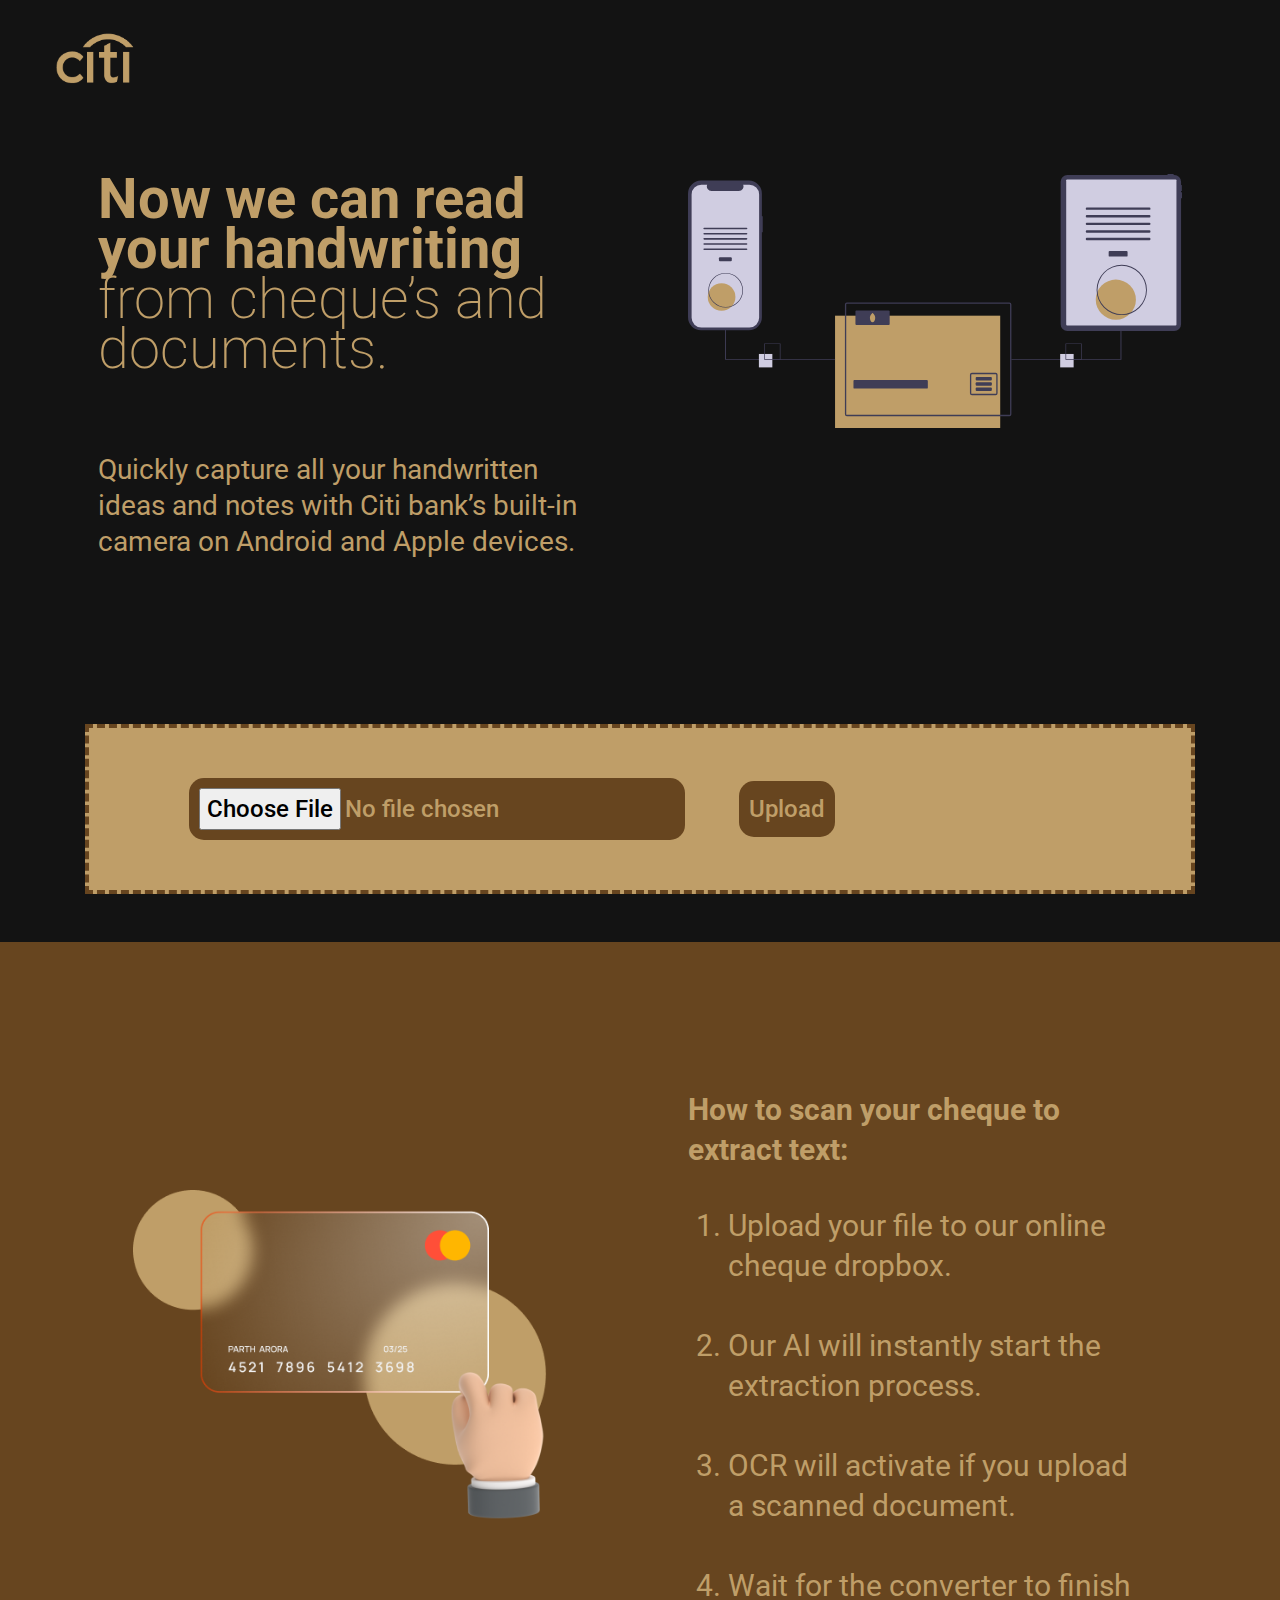
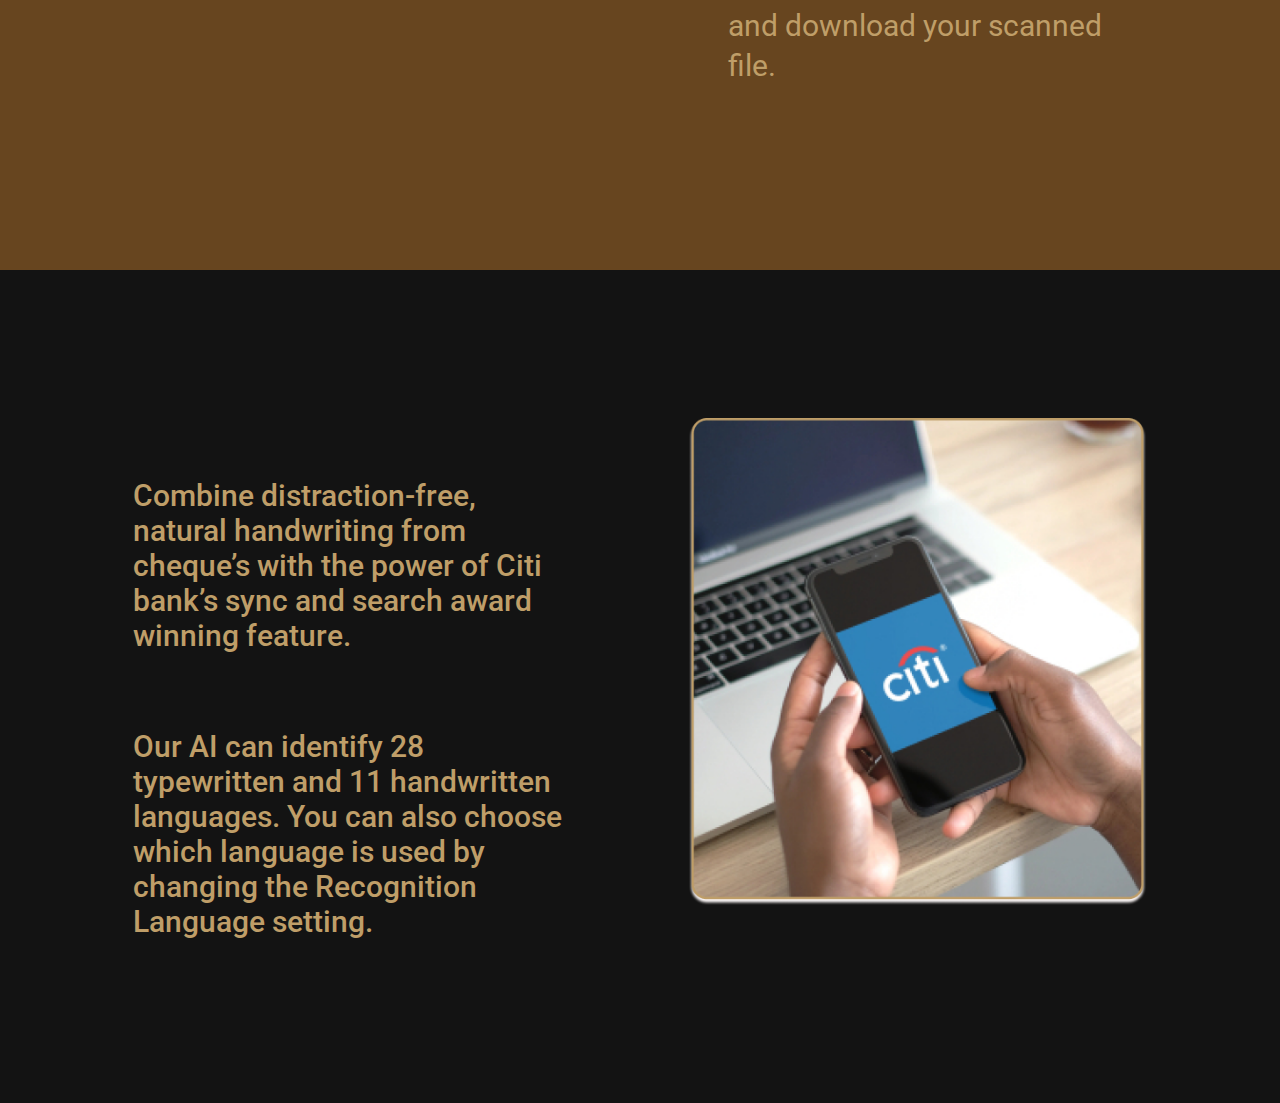
<file: templates/index.html>
<!DOCTYPE html>
<html lang="en">
<head>
    <meta charset="UTF-8">
    <link rel="stylesheet" href="https://stackpath.bootstrapcdn.com/bootstrap/4.5.2/css/bootstrap.min.css">
    <link rel="stylesheet" href="../static/css/style.css">
    <meta name="viewport" content="width=device-width, initial-scale=1.0">
    <title>Home</title>
</head>
<body>
    <section class="header">
        <nav class="navbar">
            <a class="navbar-brand" href="#">
                <img src="../static/assets/Citi.png" width="100" alt="">
            </a>
        </nav>
    </section>
    <section class="banner">
        <div class="row">
            <div class="col-md-6 p-5">
                <h1>
                    <span>Now we can read your handwriting </span>
                    from cheque’s and documents.
                </h1>
                <p>
                    Quickly capture all your handwritten ideas and notes with Citi bank’s built-in camera on Android and Apple devices.
                </p>
            </div>
            <div class="col-md-6 p-5">
                <img src="../static/assets/bank.svg" width="100%" />
            </div>
        </div>
    </section>
    <section class="submit pb-5">
        <!-- <h1>Upload new File</h1> -->
        <div class="container">
            <div class="submit-box">
                <form method=post enctype=multipart/form-data>
                    <input type=file name=file>
                    <input type=submit value=Upload>
                </form>
            </div>
        </div>
    </section>
    <section class="how">
        <div class="container">
            <div class="row">
                <div class="col-md-6 p-5">
                    <img src="../static/assets/card.png" width="100%"/>
                </div>
                <div class="col-md-6 p-5">
                    <p>
                        How to scan your cheque to extract text:
                    </p>
                    <ol>
                        <li>
                            Upload your file to our online cheque dropbox.
                        </li>
                        <li>
                            Our AI will instantly start the extraction process.
                        </li>
                        <li>
                            OCR will activate if you upload a scanned document.
                        </li>
                        <li>
                            Wait for the converter to finish and download your scanned file.
                        </li>
                    </ol>
                </div>
            </div>
        </div>
    </section>
    <section class="last">
        <div class="container">
            <div class="row">
                <div class="col-md-6 p-5">
                    <p>
                        Combine distraction-free, natural handwriting from cheque’s with the power of Citi bank’s sync and search award winning feature.
                    </p>
                    <p>
                        Our AI can identify 28 typewritten and 11 handwritten languages. You can also choose which language is used by changing the Recognition Language setting.
                    </p>
                </div>
                <div class="col-md-6 p-5">
                    <img src="../static/assets/last.png" width="100%" />
                </div>
            </div>
        </div>
    </section>
</body>
</html>
</file>
<file: static/css/style.css>
@import url('https://fonts.googleapis.com/css2?family=Roboto:wght@300;400;500;700;900&display=swap');

.row{
    margin: 0px!important;
}
body{
  background: #131313 !important;
  font-family: 'Roboto', sans-serif !important;
}
.navbar-brand{
  padding-left: 30px !important;
}
.banner{
  padding: 0px 50px 100px 50px;
}
.banner h1{
  font-weight: 200 !important;
  font-size: 56px;
  line-height: 50px;
  color: #BF9E68;
}
.banner h1 span{
  font-weight: 700 !important;
}
.banner p{
  font-size: 28px;
  line-height: 36px;
  padding-top: 70px;
  /* margin: 0px 200px 100px 0px; */
  color: #BF9E68;
}
.submit-box{
    /* margin-right: 100px !important; */
    padding: 50px 100px;
    background: #BF9E68;
    border: 4px dashed #67451F;
}
.submit-box input{
    font-size: 24px;
    font-weight: 500;
    background: #67451F;
    border: none;
    margin-right: 50px !important;
    /* width: fit-content !important; */
    padding: 10px;
    border-radius: 15px;
    color: #BF9E68;
}
.how{
    background: #67451F;
    padding: 100px 20px;
  }
  .how img{
    margin-top: 100px !important;
  }
  .how p{
    font-weight: bold;
    font-size: 30px;
    line-height: 40px;
    color: #BF9E68;
  }
  .how li{
    font-size: 30px;
    padding: 20px 0px;
    line-height: 40px;
    color: #BF9E68;
  }
  .last{
    padding: 100px 0px;
  }
  .last p{
    padding: 60px 30px 0px 0px ;
    font-size: 30px;
    line-height: 35px;
    font-weight: 500;
    color: #BF9E68;
  }
</file>
